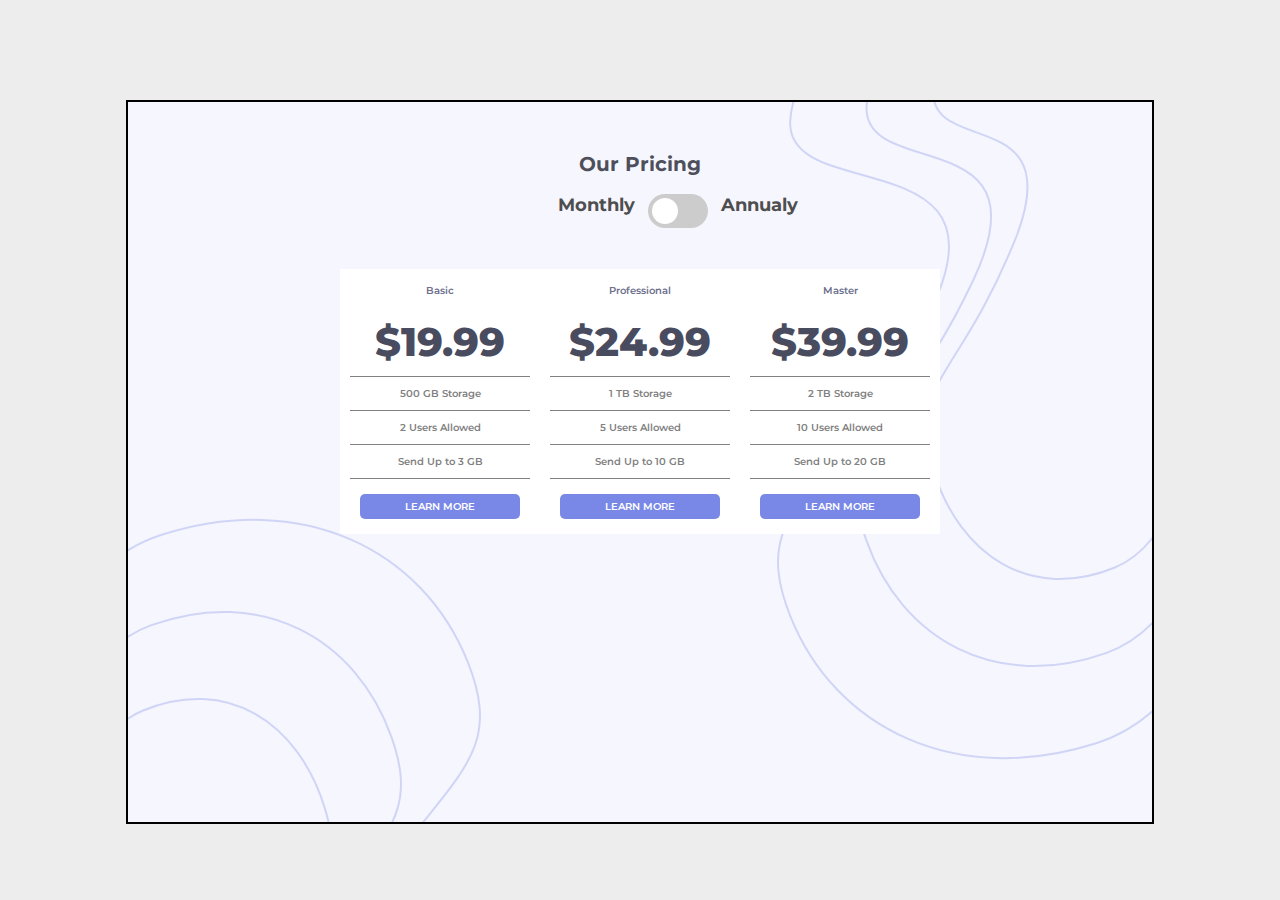
<file: index.html>
<!DOCTYPE html>

<html lang="en">

<head>
  <meta charset="UTF-8" />
  <meta name="viewport" content="width=device-width, initial-scale=1.0" />
  <!-- displays site properly based on user's device -->

  <!-- <link rel="icon" type="image/png" sizes="32x32" href="./images/favicon-32x32.png" /> -->

  <title>Pricing component</title>
  <link rel="stylesheet" href="./style.css">
</head>

<body>
  <div class="content-area">
    <h1>Our Pricing</h1>
    <div class="toggel">
      Monthly<label for='toggel' class="switch">
        <input id="toggel" type="checkbox">
        <span class="slider round"></span>
      </label>Annualy
    </div>

    <div class="containers">
      <div class="divBody">
        <div class="container-box">
          <ul>
            <li class="type">Basic</li>
            <li id="priceValue" class="price">$19.99</li>
            <li>500 GB Storage</li>
            <li>2 Users Allowed</li>
            <li>Send Up to 3 GB</li>
            <li class="link"><a href="#">Learn More</a></li>
          </ul>
        </div>
      </div>

      <div class="divBody">
        <div class="container-box cool">
          <ul>
            <li class="type">Professional</li>
            <li id="priceValue1" class="price">$24.99</li>
            <li>1 TB Storage</li>
            <li>5 Users Allowed</li>
            <li>Send Up to 10 GB</li>
            <li class="link"><a href="#">Learn More</a></li>
          </ul>
        </div>
      </div>

      <div class="divBody">

        <div class="container-box">
          <ul>
            <li class="type">Master</li>
            <li id="priceValue2" class="price">$39.99</li>
            <li>2 TB Storage</li>
            <li>10 Users Allowed</li>
            <li>Send Up to 20 GB</li>
            <li class="link"><a href="#">Learn More</a></li>
          </ul>
        </div>
      </div>

    </div>

  </div>
  <script src="./script.js"></script>
</body>

</html>
</file>
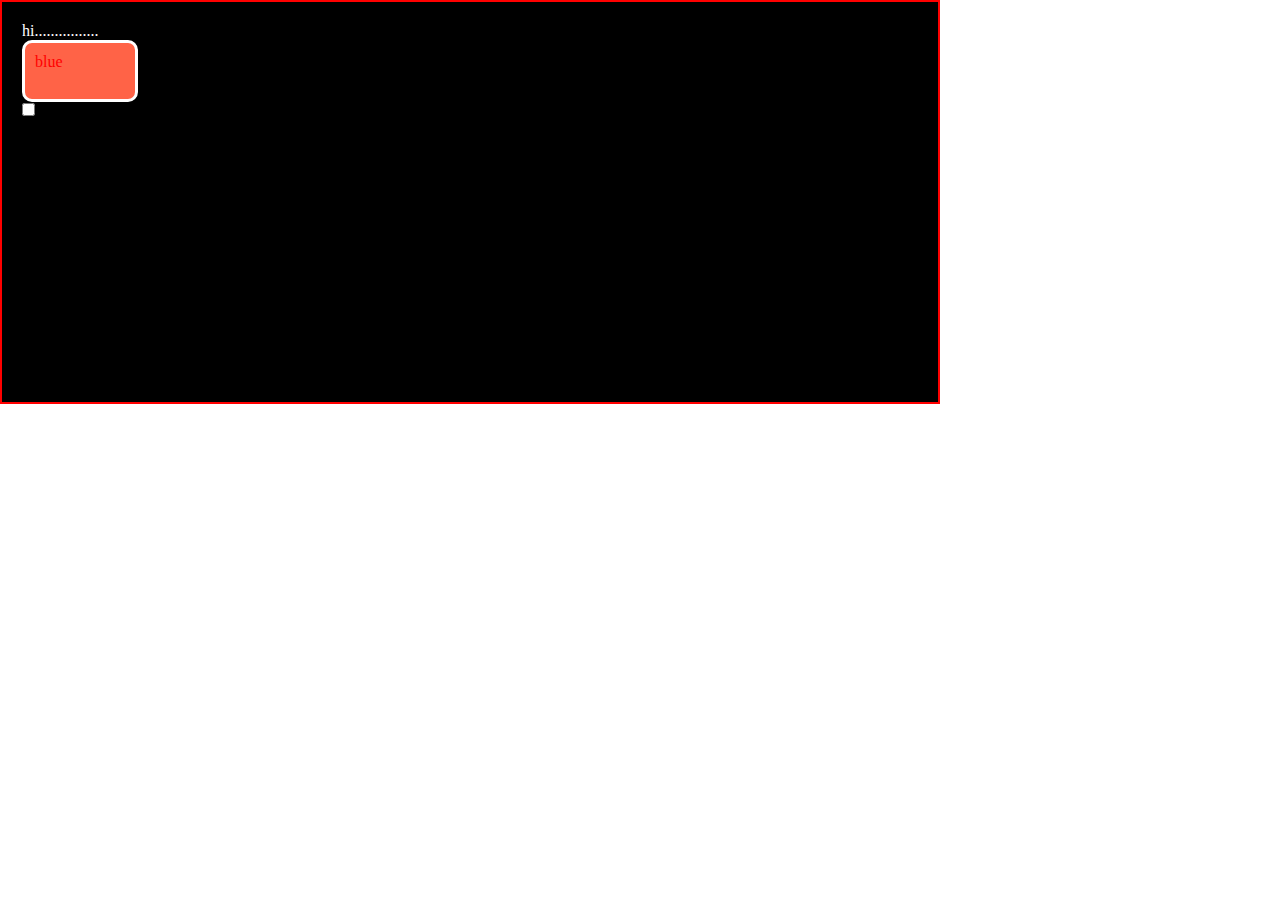
<file: toggelPlayground.html>
<!DOCTYPE html>
<html lang="en">

<head>
    <meta charset="UTF-8">
    <meta http-equiv="X-UA-Compatible" content="IE=edge">
    <meta name="viewport" content="width=device-width, initial-scale=1.0">
    <title>Document</title>
</head>

<body>
    <style>
        * {
            margin: 0;
            padding: 0;
        }


        span {
            border: 2px solid red;
            position: absolute;
            width: 70vw;
            height: 40vh;
            background-color: black;
            color: white;
            padding: 20px;

        }

        label {
            color: red;
            border: 3px solid white;
            padding: 10px;
            display: block;
            height: 10%;
            width: 10%;
            background-color: tomato;
            border-radius: 10px;
            /* position: relative; */
        }
    </style>


    <span onclick=func() id="span">hi................

        <label id="labelID" for="checbox"> blue
        </label>
        <input type="checkbox" id="checkbox">

    </span>

    <script>
        const func = () => {
            labelID.style = 0
            // alert(span.innerText = 'wow')
            // alert(checkbox.checked)
            if (!checkbox.checked) {
                checkbox.checked = true
            }
            else {
                checkbox.checked = false
            }
        }
    </script>
</body>

</html>
</file>
<file: style.css>
@import url('https://fonts.googleapis.com/css2?family=Montserrat:wght@300;400;700&family=Space+Mono&display=swap');
* {
    padding: 0;
    margin: 0;
    /* box-sizing: border-box; */
}

html {
    font-size: 10px;
    font-family: 'Montserrat', sans-serif;
}
body {
    background-color:hsl(240, 3%, 93%);
    /* position: relative; */
}

/* css for toggel */
.toggel {
    margin-top: 2vh;
    margin-bottom: 2vh;
    position: relative;
    left: 42%;
    color: rgb(78, 78, 78);
    font-size: large;
    font-weight: bold;
}
.toggel label {
    margin-left: 1vw;
    margin-right: 1vw;
}
        /* The switch - the box around the slider */
        .switch {
            position: relative;
            display: inline-block;
            width: 60px;
            height: 34px;
        }

        /* Hide default HTML checkbox */
        .switch input {
            opacity: 0;
            width: 0;
            height: 0;
        }

        /* The slider */
        .slider {
            position: absolute;
            cursor: pointer;
            top: 0;
            left: 0;
            right: 0;
            bottom: 0;
            background-color: #ccc;
            -webkit-transition: .4s;
            transition: .4s;
        }

        .slider:before {
            position: absolute;
            content: "";
            height: 26px;
            width: 26px;
            left: 4px;
            bottom: 4px;
            background-color: white;
            -webkit-transition: .4s;
            transition: .4s;
        }

        input:checked+.slider {
            background-color: #2196F3;
        }

        input:focus+.slider {
            box-shadow: 0 0 1px #2196F3;
        }

        input:checked+.slider:before {
            -webkit-transform: translateX(26px);
            -ms-transform: translateX(26px);
            transform: translateX(26px);
        }

        /* Rounded sliders */
        .slider.round {
            border-radius: 34px;
        }

        .slider.round:before {
            border-radius: 50%;
        }
/* end of css for toggel */

.content-area  {
    height: 80vh;
    width: 80vw;
    margin: 0 auto;
    margin-top: 100px;
    border: 2px solid black;
    background-color: hsl(240, 78%, 98%);
    background-image: url(./images/bg-top.svg), url(./images/bg-bottom.svg);
    background-repeat: no-repeat;
    background-position: right top, left bottom;
}

.containers {
    display: flex;
    justify-content: center;
    flex-wrap: wrap;
    margin-top: 4vh;
    border-radius: 100px;
}
.content-area h1 {
    text-align: center;
    margin-top: 50px;
    color: hsl(235, 8%, 33%);
}
.content-area .container-box {
    width: 200px;
    /* height: 300px; */
    /* border-radius: 10px; */
    background-color: white;
    align-self: center;
}
.container-box ul{
    list-style-type: none;
    text-align: center;
    margin: 5px;
    padding: 5px; 
}
.container-box li {
    border-bottom: 1px solid gray;
    font-weight: 600;
    color: gray;
    padding: 10px;

}
ul > li:last-child,
ul > li:first-child  {
    border: none;
}

.container-box .type {
    font-weight: 600;
    color: hsl(233, 13%, 49%);
}
.container-box .price {
    font-size: 40px;
    font-weight: 800;
    color: hsl(232, 13%, 33%);
}
a {
    text-decoration: none;
    text-transform: uppercase;
    border: 1px solid transparent;
    display: block;
    padding: 5px 0;
    border-radius: 5px;
    margin-top: 5px;
    color: white;
    background-color: hsl(232, 69%, 69%);
    /* transition: 0.3s; */
}

.container-box :hover li{
    color: white;
    transform: none;
}
.container-box :hover a {
    color: hsl(232, 69%, 69%);
    background-color: white;
}

.divBody {
    transition: 0.2s;
}
.divBody :hover {
    background-color:hsl(232, 69%, 69%);
    transform: scale(1.1);
    border-radius: 5px;
}

@media only screen and (max-width : 640px){
    .containers {
        flex-direction: column;
        /* justify-content: center; */
        align-items: center;
        margin-top: 40px;
        border-radius: 10px;
    }
    .container-box {
        margin: 10px 10px;
        padding: 10px;
    }
    .content-area {
        height: auto;
    }
}
</file>
